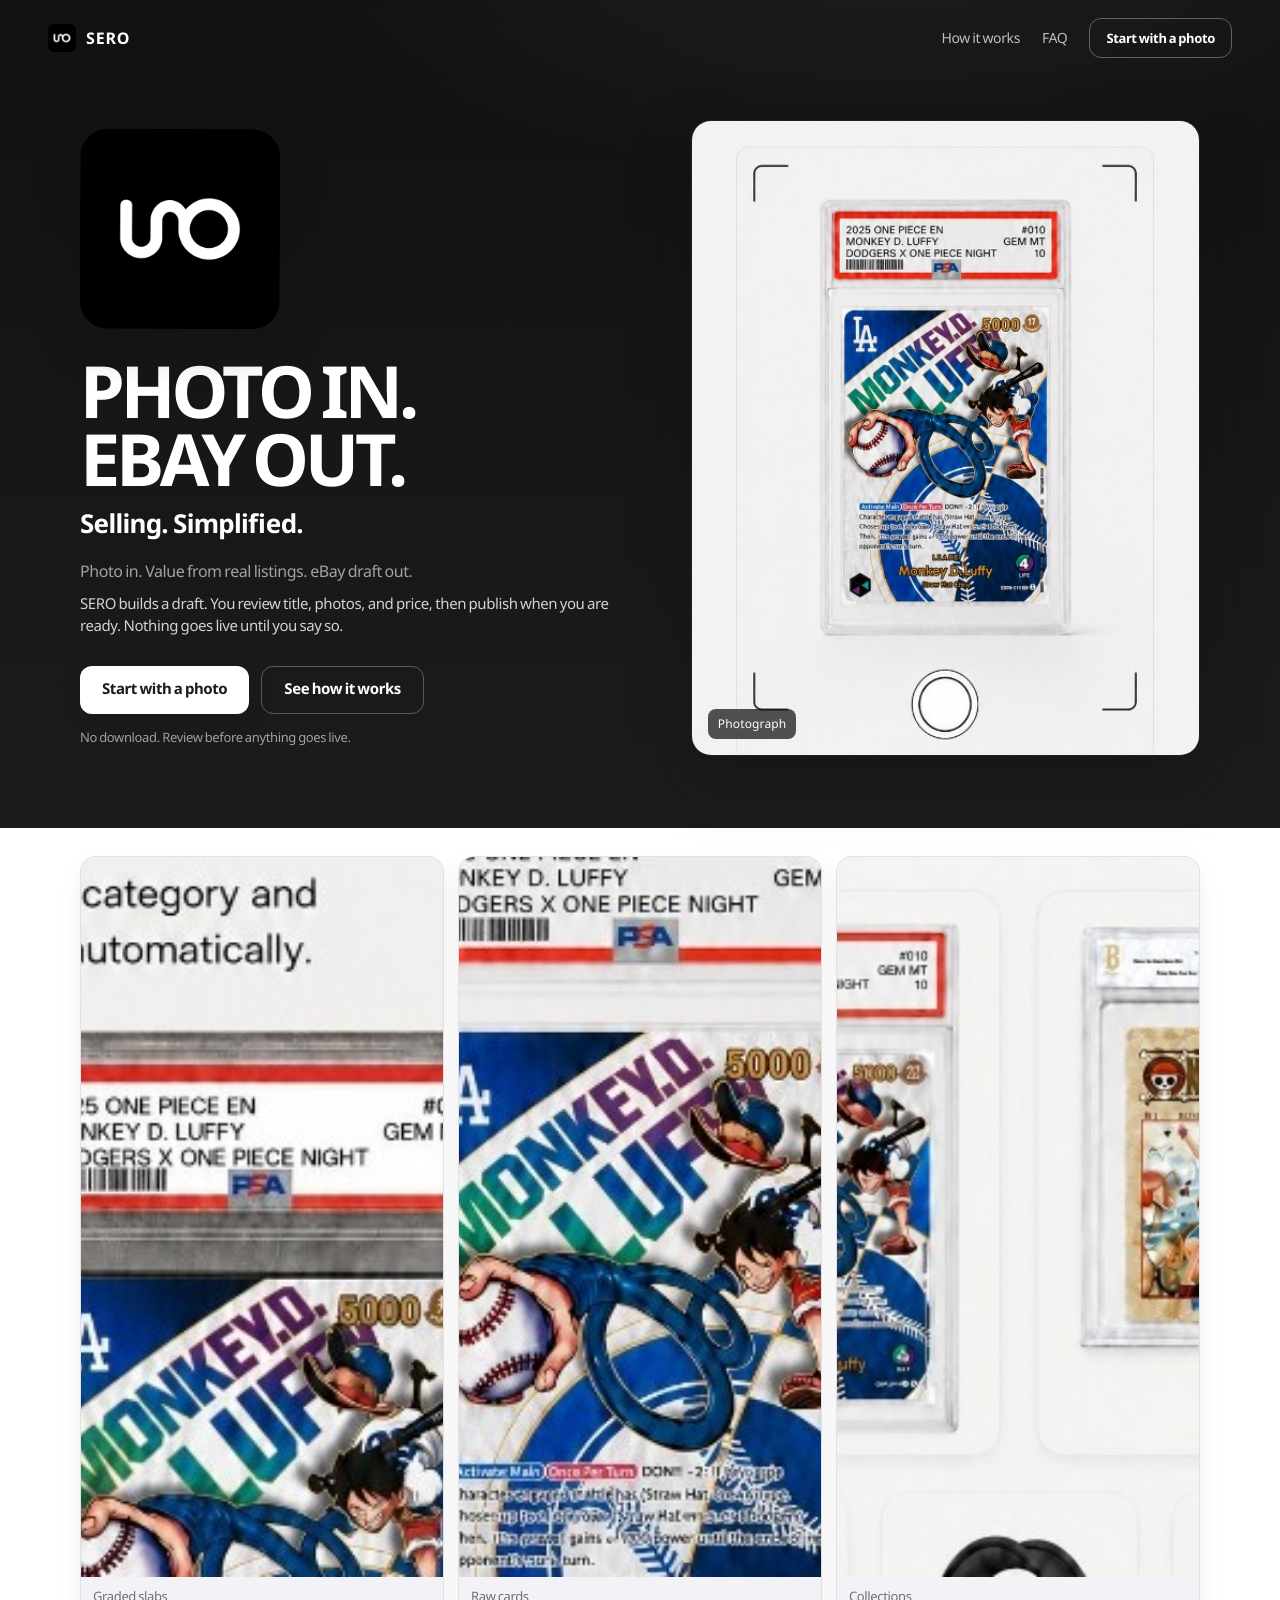
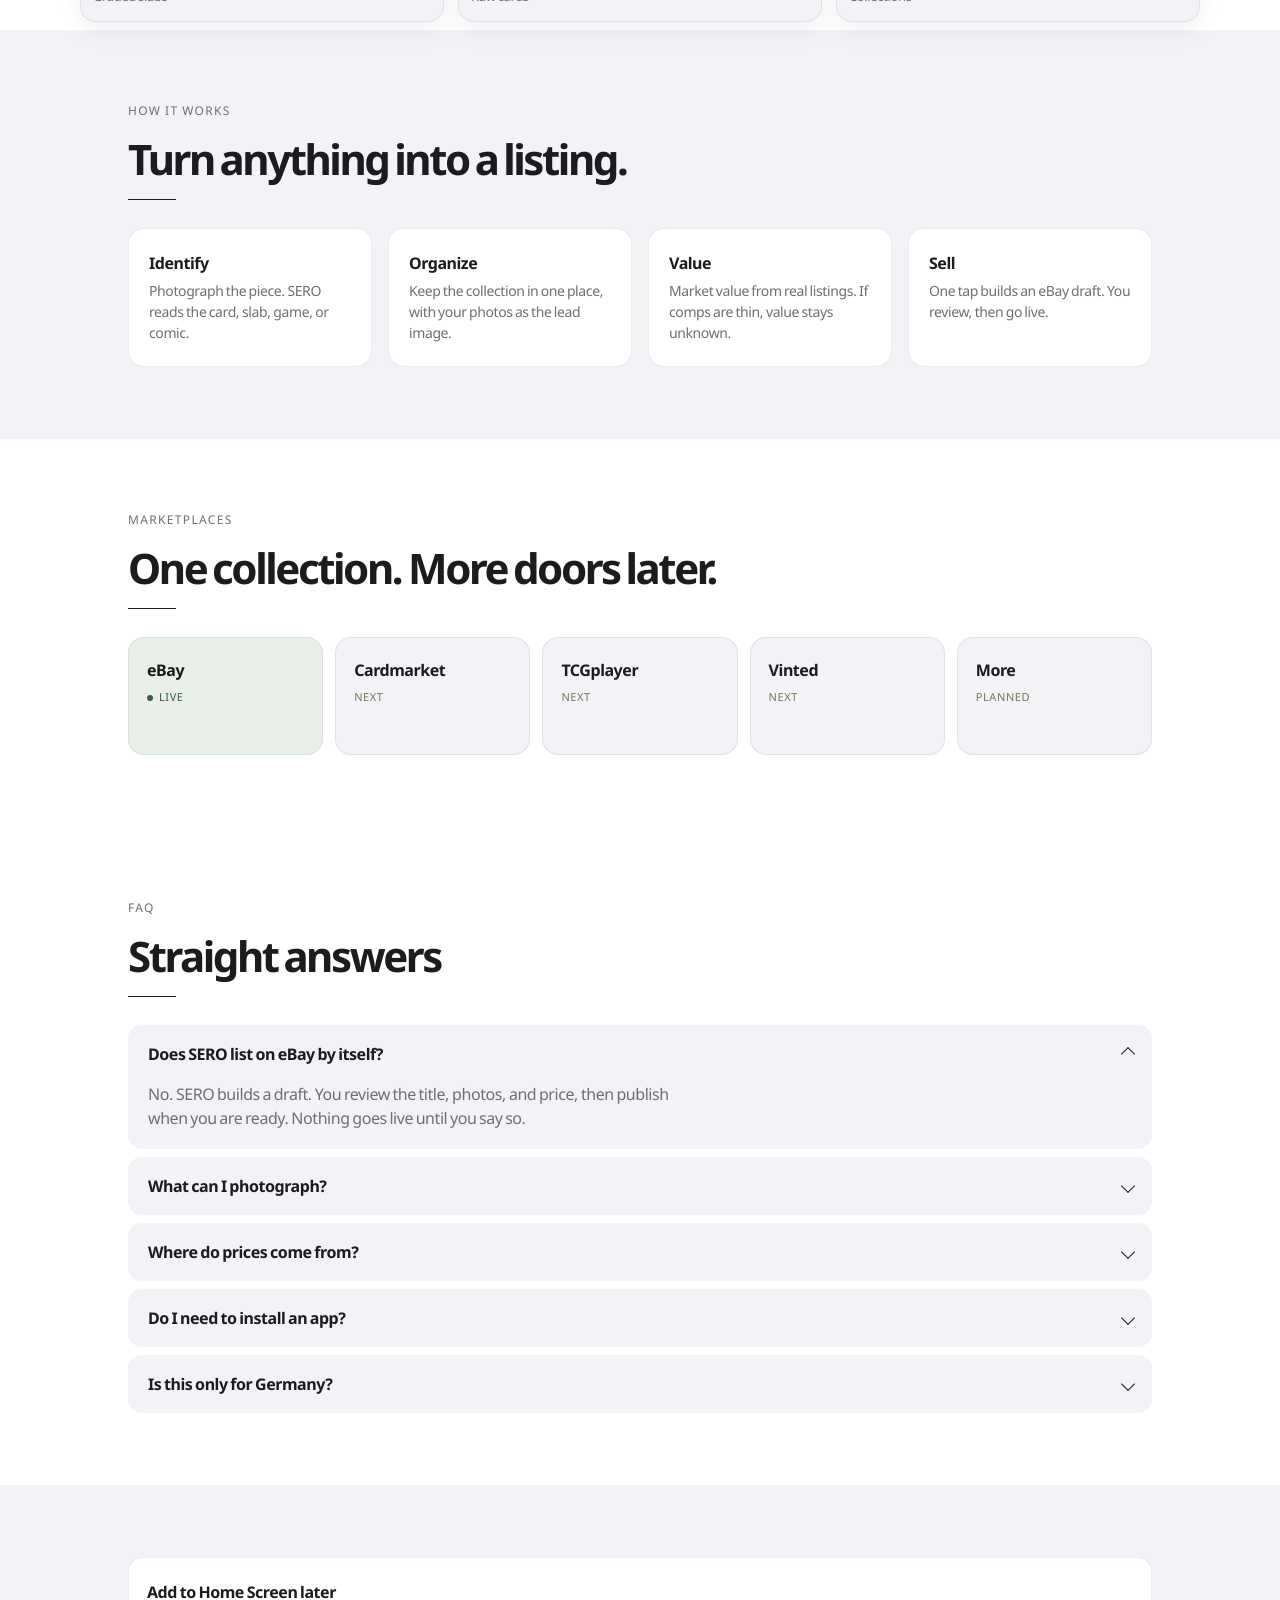
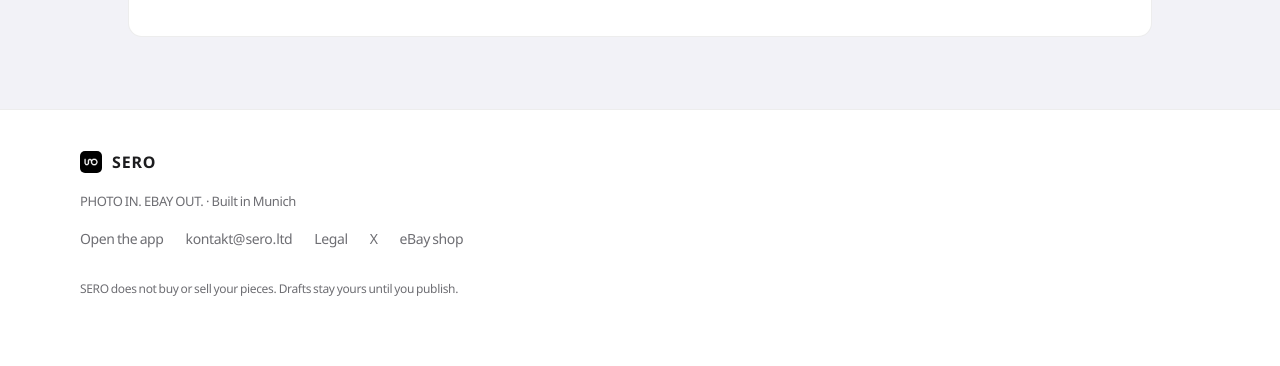
<file: landing/index.html>
<!DOCTYPE html>
<html lang="en">
<head>
<meta charset="utf-8">
<meta name="viewport" content="width=device-width, initial-scale=1, viewport-fit=cover">
<title>SERO — Photo to eBay draft for collectibles</title>
<meta name="description" content="Photograph a card, graded slab, game, or comic. SERO identifies it, finds market value from real listings, and builds an eBay draft. Nothing goes live until you say so.">
<meta name="theme-color" content="#111111">
<meta name="robots" content="index,follow">
<link rel="canonical" href="https://sero.ltd/">
<link rel="icon" href="assets/app-icon.png" type="image/png">
<link rel="apple-touch-icon" href="assets/app-icon.png">
<meta property="og:type" content="website">
<meta property="og:site_name" content="SERO">
<meta property="og:url" content="https://sero.ltd/">
<meta property="og:title" content="SERO — Photo to eBay draft for collectibles">
<meta property="og:description" content="Photograph a card, graded slab, game, or comic. SERO identifies it, finds market value from real listings, and builds an eBay draft. Nothing goes live until you say so.">
<meta property="og:image" content="https://sero.ltd/assets/app-icon.png">
<meta property="og:locale" content="en_US">
<meta name="twitter:card" content="summary">
<meta name="twitter:site" content="@seroltd">
<meta name="twitter:title" content="SERO — Photo to eBay draft for collectibles">
<meta name="twitter:description" content="Photograph a card, graded slab, game, or comic. SERO identifies it, finds market value from real listings, and builds an eBay draft.">
<meta name="twitter:image" content="https://sero.ltd/assets/app-icon.png">
<link rel="stylesheet" href="assets/fonts/sero-sans.css">
<script type="application/ld+json">
{
  "@context": "https://schema.org",
  "@type": "FAQPage",
  "mainEntity": [
    {
      "@type": "Question",
      "name": "Does SERO list on eBay by itself?",
      "acceptedAnswer": {
        "@type": "Answer",
        "text": "No. SERO builds a draft. You review the title, photos, and price, then publish when you are ready. Nothing goes live until you say so."
      }
    },
    {
      "@type": "Question",
      "name": "What can I photograph?",
      "acceptedAnswer": {
        "@type": "Answer",
        "text": "Trading cards, graded slabs, retro games, manga, and comics. eBay.de first. Other categories follow as they prove out."
      }
    },
    {
      "@type": "Question",
      "name": "Where do prices come from?",
      "acceptedAnswer": {
        "@type": "Answer",
        "text": "From real marketplace listings, not a language model. If there are not enough comps, SERO says value unknown instead of inventing a number."
      }
    },
    {
      "@type": "Question",
      "name": "Do I need to install an app?",
      "acceptedAnswer": {
        "@type": "Answer",
        "text": "No. Open SERO in the browser. On iPhone you can add it to the Home Screen later. App Store and Google Play are coming."
      }
    },
    {
      "@type": "Question",
      "name": "Is this only for Germany?",
      "acceptedAnswer": {
        "@type": "Answer",
        "text": "eBay.de and Euro first. The product is built in Munich. Other marketplaces are next, not live yet."
      }
    }
  ]
}
</script>
<style>
:root {
  --ink: #1C1C1E;
  --paper: #ffffff;
  --paper-soft: #f2f2f7;
  --hero: #111111;
  --hero-mid: #1C1C1E;
  --line: rgba(28, 28, 30, 0.08);
  --muted: #6e6e73;
  --muted-dark: #a1a1a6;
  --mint: #3d5a4c;
  --mint-soft: #e8efe9;
  --olive: #6b7a5a;
  --ease: cubic-bezier(0.2, 0.7, 0.2, 1);
  --pad: clamp(20px, 5vw, 48px);
  --max: 1120px;
  --font: "SERO Sans Beta", Inter, system-ui, sans-serif;
}
*, *::before, *::after { box-sizing: border-box; }
html { scroll-behavior: smooth; }
body {
  margin: 0;
  font-family: var(--font);
  font-weight: 400;
  color: var(--ink);
  background: var(--paper);
  line-height: 1.5;
  -webkit-font-smoothing: antialiased;
}
img { max-width: 100%; display: block; }
a { color: inherit; }
.skip {
  position: absolute;
  left: -999px;
  top: 8px;
}
.skip:focus {
  left: 12px;
  z-index: 80;
  background: #fff;
  color: var(--ink);
  padding: 8px 12px;
}

.nav {
  position: sticky;
  top: 0;
  z-index: 40;
  display: flex;
  align-items: center;
  justify-content: space-between;
  gap: 16px;
  padding: 18px var(--pad);
  background: transparent;
  color: #fff;
  transition: padding 0.28s var(--ease), background 0.28s var(--ease), box-shadow 0.28s var(--ease), color 0.28s var(--ease);
}
.nav.is-scrolled {
  padding-top: 10px;
  padding-bottom: 10px;
  background: rgba(255, 255, 255, 0.94);
  color: var(--ink);
  box-shadow: 0 1px 0 rgba(28, 28, 30, 0.1);
}
.nav-brand {
  display: flex;
  align-items: center;
  gap: 10px;
  text-decoration: none;
  font-weight: 500;
  letter-spacing: 0.08em;
}
.nav-glyph {
  width: 28px;
  height: 28px;
  border-radius: 6px;
  transition: width 0.28s var(--ease), height 0.28s var(--ease);
}
.nav.is-scrolled .nav-glyph { width: 22px; height: 22px; }
.nav-links { display: flex; align-items: center; gap: 22px; }
.nav-links a:not(.btn) {
  text-decoration: none;
  font-size: 14px;
  color: rgba(255, 255, 255, 0.72);
}
.nav.is-scrolled .nav-links a:not(.btn) { color: var(--muted); }
.nav-links a:not(.btn):hover { color: inherit; }

.btn {
  display: inline-flex;
  align-items: center;
  justify-content: center;
  min-height: 48px;
  padding: 0 22px;
  border-radius: 12px;
  border: 0;
  text-decoration: none;
  font: 500 15px/1 var(--font);
  background: #fff;
  color: var(--ink);
  cursor: pointer;
  transform: translateY(0);
  box-shadow: 0 8px 20px rgba(28, 28, 30, 0.18);
  transition: transform 0.16s var(--ease), box-shadow 0.16s var(--ease), background 0.16s var(--ease), color 0.16s var(--ease);
}
.btn:hover { transform: translateY(-2px); box-shadow: 0 12px 28px rgba(28, 28, 30, 0.22); }
.btn:active { transform: scale(0.97); box-shadow: inset 0 1px 4px rgba(28, 28, 30, 0.18); }
.btn-ghost {
  background: transparent;
  color: #fff;
  border: 1px solid rgba(255, 255, 255, 0.28);
  box-shadow: none;
}
.btn-ghost:hover { background: rgba(255, 255, 255, 0.08); box-shadow: none; }
.nav .btn {
  min-height: 40px;
  padding: 0 16px;
  font-size: 13px;
  background: transparent;
  color: #fff;
  border: 1px solid rgba(255, 255, 255, 0.32);
  box-shadow: none;
}
.nav.is-scrolled .btn {
  min-height: 36px;
  background: var(--ink);
  color: #fff;
  border-color: transparent;
}

.hero {
  margin-top: -76px;
  padding: 120px var(--pad) 72px;
  background:
    radial-gradient(1200px 480px at 70% -10%, rgba(255,255,255,0.06), transparent 55%),
    linear-gradient(180deg, var(--hero) 0%, var(--hero-mid) 100%);
  color: #fff;
}
.hero-grid {
  max-width: var(--max);
  margin: 0 auto;
  display: grid;
  grid-template-columns: 1.05fr 0.95fr;
  gap: 48px;
  align-items: center;
}
.hero-mark {
  width: min(200px, 38vw);
  margin-bottom: 28px;
  transform-origin: center;
}
.hero-mark img {
  width: 100%;
  height: auto;
  border-radius: 28px;
  box-shadow: 0 18px 40px rgba(17, 17, 17, 0.35);
}
.hero h1 {
  margin: 0 0 10px;
  font-weight: 500;
  font-size: clamp(36px, 6vw, 72px);
  line-height: 0.95;
  letter-spacing: -0.03em;
}
.hero .sub {
  margin: 0 0 16px;
  font-size: clamp(18px, 2.4vw, 26px);
  font-weight: 500;
}
.hero .loop {
  margin: 0 0 10px;
  color: var(--muted-dark);
  font-size: 16px;
}
.hero .draft {
  margin: 0 0 28px;
  color: #d2d2d7;
  font-size: 15px;
  max-width: 36em;
}
.hero-cta { display: flex; flex-wrap: wrap; gap: 12px; align-items: center; }
.hero-note { margin: 14px 0 0; color: var(--muted-dark); font-size: 13px; }

/* TODO: replace staged stills with final muted reel when the cut exists */
.reel {
  position: relative;
  border-radius: 20px;
  overflow: hidden;
  background: var(--hero);
  aspect-ratio: 4 / 5;
  border: 1px solid rgba(255, 255, 255, 0.06);
  box-shadow: 0 24px 60px rgba(17, 17, 17, 0.4);
}
.reel img {
  position: absolute;
  inset: 0;
  width: 100%;
  height: 100%;
  object-fit: cover;
  opacity: 0;
  transition: opacity 0.55s var(--ease);
}
.reel img.is-on { opacity: 1; }
.reel-cap {
  position: absolute;
  left: 16px;
  bottom: 16px;
  z-index: 2;
  padding: 6px 10px;
  border-radius: 8px;
  background: rgba(17, 17, 17, 0.72);
  font-size: 12px;
  letter-spacing: 0.04em;
}

.stills {
  background: var(--paper);
  padding: 28px var(--pad) 8px;
}
.stills-row {
  max-width: var(--max);
  margin: 0 auto;
  display: grid;
  grid-template-columns: repeat(3, 1fr);
  gap: 14px;
}
.stills-row figure {
  margin: 0;
  overflow: hidden;
  border-radius: 16px;
  background: var(--paper-soft);
  border: 1px solid var(--line);
  box-shadow: 0 10px 24px rgba(28, 28, 30, 0.06);
}
.stills-row img {
  width: 100%;
  aspect-ratio: 1;
  object-fit: cover;
}
.stills-row figcaption {
  padding: 10px 12px 14px;
  font-size: 13px;
  color: var(--muted);
}

.wrap { max-width: var(--max); margin: 0 auto; padding: 72px var(--pad); }
.kicker {
  margin: 0 0 8px;
  font-size: 12px;
  letter-spacing: 0.14em;
  text-transform: uppercase;
  color: var(--muted);
}
h2 {
  margin: 0 0 8px;
  font-weight: 500;
  font-size: clamp(28px, 4vw, 42px);
  letter-spacing: -0.03em;
}
.rule {
  width: 48px;
  height: 1px;
  background: var(--ink);
  margin: 0 0 28px;
  transform: scaleX(0);
  transform-origin: left;
  transition: transform 0.38s var(--ease);
}
.reveal.is-in + .rule,
.wrap.is-in .rule,
h2.is-in + .rule { transform: scaleX(1); }
.section-head.is-in .rule { transform: scaleX(1); }

.how { background: var(--paper-soft); }
.steps {
  display: grid;
  grid-template-columns: repeat(4, 1fr);
  gap: 16px;
}
.step {
  background: #fff;
  border-radius: 16px;
  padding: 22px 20px;
  border: 1px solid var(--line);
}
.step strong { display: block; margin-bottom: 6px; font-weight: 500; }
.step p { margin: 0; color: var(--muted); font-size: 14px; }

.markets-grid {
  display: grid;
  grid-template-columns: repeat(5, 1fr);
  gap: 12px;
}
.market {
  padding: 20px 18px 42px;
  border-radius: 16px;
  background: var(--paper-soft);
  border: 1px solid var(--line);
  min-height: 118px;
  position: relative;
  overflow: hidden;
}
.market .name { font-weight: 500; }
.market .state {
  display: inline-flex;
  align-items: center;
  gap: 6px;
  margin-top: 8px;
  font-size: 11px;
  letter-spacing: 0.08em;
  text-transform: uppercase;
}
.market .dot {
  width: 6px;
  height: 6px;
  border-radius: 50%;
  background: var(--olive);
}
.market.is-live { background: var(--mint-soft); }
.market.is-live .state { color: var(--mint); }
.market.is-live .dot {
  background: var(--mint);
  box-shadow: 0 0 0 0 rgba(61, 90, 76, 0.35);
  animation: livepulse 2.8s var(--ease) infinite;
}
.market.is-next .state, .market.is-later .state { color: var(--olive); }
.market .hint {
  position: absolute;
  left: 18px;
  right: 18px;
  bottom: 16px;
  font-size: 12px;
  color: var(--muted);
  opacity: 0;
  transform: translateY(6px);
  transition: opacity 0.22s var(--ease), transform 0.22s var(--ease);
}
.market:hover .hint, .market:focus-visible .hint {
  opacity: 1;
  transform: none;
}
@keyframes livepulse {
  0%, 100% { box-shadow: 0 0 0 0 rgba(61, 90, 76, 0.28); }
  50% { box-shadow: 0 0 0 6px rgba(61, 90, 76, 0); }
}

.faq-list { display: grid; gap: 8px; }
.faq-item {
  background: var(--paper-soft);
  border-radius: 14px;
  padding: 0 18px;
  border: 1px solid transparent;
  border-left: 2px solid transparent;
}
.faq-item:hover { border-left-color: var(--ink); }
.faq-item summary {
  list-style: none;
  cursor: pointer;
  display: flex;
  justify-content: space-between;
  align-items: center;
  gap: 16px;
  min-height: 56px;
  font-weight: 500;
}
.faq-item summary::-webkit-details-marker { display: none; }
.faq-item summary::after {
  content: "";
  width: 10px;
  height: 10px;
  border-right: 1.5px solid var(--ink);
  border-bottom: 1.5px solid var(--ink);
  transform: rotate(45deg);
  transition: transform 0.2s var(--ease);
  flex: 0 0 auto;
}
.faq-item[open] summary::after { transform: rotate(-135deg); }
.faq-item p {
  margin: 0 0 18px;
  color: var(--muted);
  max-width: 62ch;
}

.install { background: var(--paper-soft); }
.install details {
  background: #fff;
  border-radius: 14px;
  padding: 8px 18px 18px;
  border: 1px solid var(--line);
}
.install summary {
  cursor: pointer;
  min-height: 52px;
  display: flex;
  align-items: center;
  font-weight: 500;
}
.install ol { margin: 8px 0 0; padding-left: 18px; color: var(--muted); font-size: 14px; }
.store-row { display: flex; gap: 10px; flex-wrap: wrap; margin-top: 14px; }
.store {
  font-size: 12px;
  color: var(--muted);
  border: 1px solid var(--line);
  border-radius: 8px;
  padding: 8px 12px;
}

.reveal {
  opacity: 0;
  transform: translateY(16px);
  transition: opacity 0.55s var(--ease), transform 0.55s var(--ease);
}
.reveal.is-in { opacity: 1; transform: none; }
.stills-row figure:nth-child(2) { transition-delay: 0.1s; }
.stills-row figure:nth-child(3) { transition-delay: 0.2s; }

.foot {
  padding: 40px var(--pad) 56px;
  border-top: 1px solid var(--line);
}
.foot-inner {
  max-width: var(--max);
  margin: 0 auto;
  display: grid;
  gap: 18px;
}
.foot-brand {
  display: flex;
  align-items: center;
  gap: 10px;
  letter-spacing: 0.08em;
  font-weight: 500;
}
.foot-brand img { width: 22px; height: 22px; border-radius: 5px; }
.foot-tag { color: var(--muted); font-size: 13px; }
.foot-links { display: flex; flex-wrap: wrap; gap: 16px 22px; font-size: 14px; }
.foot-links a { color: var(--muted); text-decoration: none; }
.foot-links a:hover { color: var(--ink); }
.legal { font-size: 12px; color: var(--muted); }

@media (max-width: 980px) {
  .hero-grid, .steps, .stills-row { grid-template-columns: 1fr 1fr; }
  .markets-grid { grid-template-columns: 1fr 1fr; }
  .nav-links a:not(.btn) { display: none; }
}
@media (max-width: 640px) {
  .hero { padding: 96px var(--pad) 40px; }
  .hero-grid, .steps, .stills-row, .markets-grid { grid-template-columns: 1fr; }
  .hero-mark { width: 72px; margin-bottom: 16px; }
  .hero-mark img { border-radius: 14px; }
  .hero .draft, .hero .btn-ghost { display: none; }
  .reel { max-width: 360px; margin-top: 8px; }
}
@media (prefers-reduced-motion: reduce) {
  html { scroll-behavior: auto; }
  .btn, .nav, .nav-glyph, .reel img, .reveal, .market .hint, .faq-item summary::after, .rule, .hero-mark {
    transition: none !important;
    animation: none !important;
  }
  .btn:hover, .btn:active { transform: none; }
  .reveal { opacity: 1; transform: none; }
  .rule { transform: none; }
  .market.is-live .dot { animation: none; }
  .stills-row figure { transition-delay: 0s; }
}
</style>
</head>
<body>
<a class="skip" href="#main">Skip to content</a>
<header class="nav" id="nav">
  <a class="nav-brand" href="/">
    <img class="nav-glyph" src="assets/app-icon.png" width="28" height="28" alt="">
    SERO
  </a>
  <nav class="nav-links" aria-label="Primary">
    <a href="#how">How it works</a>
    <a href="#faq">FAQ</a>
    <a class="btn" href="https://app.sero.ltd/app/">Start with a photo</a>
  </nav>
</header>

<main id="main">
  <section class="hero">
    <div class="hero-grid">
      <div>
        <div class="hero-mark" id="hero-mark">
          <img src="assets/app-icon.png" width="200" height="200" alt="SERO">
        </div>
        <h1>PHOTO IN.<br>EBAY OUT.</h1>
        <p class="sub">Selling. Simplified.</p>
        <p class="loop">Photo in. Value from real listings. eBay draft out.</p>
        <p class="draft">SERO builds a draft. You review title, photos, and price, then publish when you are ready. Nothing goes live until you say so.</p>
        <div class="hero-cta">
          <a class="btn" href="https://app.sero.ltd/app/">Start with a photo</a>
          <a class="btn btn-ghost" href="#how">See how it works</a>
        </div>
        <p class="hero-note">No download. Review before anything goes live.</p>
      </div>
      <div class="reel" id="reel" aria-label="Photo to draft">
        <img class="is-on" src="assets/reel/01-photo.jpg" alt="Photograph the piece">
        <img src="assets/reel/02-value.jpg" alt="Market value from real listings">
        <img src="assets/reel/03-draft.jpg" alt="eBay draft ready to review">
        <img src="assets/reel/04-review.jpg" alt="Review before anything goes live">
        <div class="reel-cap" id="reel-cap">Photograph</div>
      </div>
    </div>
  </section>

  <section class="stills">
    <div class="stills-row">
      <figure class="reveal">
        <img src="assets/stills/slab.jpg" alt="Graded trading card in a slab" width="720" height="720">
        <figcaption>Graded slabs</figcaption>
      </figure>
      <figure class="reveal">
        <img src="assets/stills/card.jpg" alt="Raw trading card on a desk" width="720" height="720">
        <figcaption>Raw cards</figcaption>
      </figure>
      <figure class="reveal">
        <img src="assets/stills/collection.jpg" alt="A mixed collection of cards and collectibles" width="720" height="720">
        <figcaption>Collections</figcaption>
      </figure>
    </div>
  </section>

  <section class="how" id="how">
    <div class="wrap">
      <div class="section-head reveal">
        <p class="kicker">How it works</p>
        <h2>Turn anything into a listing.</h2>
        <div class="rule" aria-hidden="true"></div>
      </div>
      <div class="steps">
        <article class="step reveal">
          <strong>Identify</strong>
          <p>Photograph the piece. SERO reads the card, slab, game, or comic.</p>
        </article>
        <article class="step reveal">
          <strong>Organize</strong>
          <p>Keep the collection in one place, with your photos as the lead image.</p>
        </article>
        <article class="step reveal">
          <strong>Value</strong>
          <p>Market value from real listings. If comps are thin, value stays unknown.</p>
        </article>
        <article class="step reveal">
          <strong>Sell</strong>
          <p>One tap builds an eBay draft. You review, then go live.</p>
        </article>
      </div>
    </div>
  </section>

  <section id="markets">
    <div class="wrap">
      <div class="section-head reveal">
        <p class="kicker">Marketplaces</p>
        <h2>One collection. More doors later.</h2>
        <div class="rule" aria-hidden="true"></div>
      </div>
      <div class="markets-grid">
        <article class="market is-live" tabindex="0">
          <div class="name">eBay</div>
          <span class="state"><i class="dot" aria-hidden="true"></i> Live</span>
          <div class="hint">From one collection</div>
        </article>
        <article class="market is-next" tabindex="0">
          <div class="name">Cardmarket</div>
          <span class="state">Next</span>
          <div class="hint">From one collection</div>
        </article>
        <article class="market is-next" tabindex="0">
          <div class="name">TCGplayer</div>
          <span class="state">Next</span>
          <div class="hint">From one collection</div>
        </article>
        <article class="market is-next" tabindex="0">
          <div class="name">Vinted</div>
          <span class="state">Next</span>
          <div class="hint">From one collection</div>
        </article>
        <article class="market is-later" tabindex="0">
          <div class="name">More</div>
          <span class="state">Planned</span>
          <div class="hint">From one collection</div>
        </article>
      </div>
    </div>
  </section>

  <section id="faq">
    <div class="wrap">
      <div class="section-head reveal">
        <p class="kicker">FAQ</p>
        <h2>Straight answers</h2>
        <div class="rule" aria-hidden="true"></div>
      </div>
      <div class="faq-list">
        <details class="faq-item" open>
          <summary>Does SERO list on eBay by itself?</summary>
          <p>No. SERO builds a draft. You review the title, photos, and price, then publish when you are ready. Nothing goes live until you say so.</p>
        </details>
        <details class="faq-item">
          <summary>What can I photograph?</summary>
          <p>Trading cards, graded slabs, retro games, manga, and comics. eBay.de first. Other categories follow as they prove out.</p>
        </details>
        <details class="faq-item">
          <summary>Where do prices come from?</summary>
          <p>From real marketplace listings, not a language model. If there are not enough comps, SERO says value unknown instead of inventing a number.</p>
        </details>
        <details class="faq-item">
          <summary>Do I need to install an app?</summary>
          <p>No. Open SERO in the browser. On iPhone you can add it to the Home Screen later. App Store and Google Play are coming.</p>
        </details>
        <details class="faq-item">
          <summary>Is this only for Germany?</summary>
          <p>eBay.de and Euro first. The product is built in Munich. Other marketplaces are next, not live yet.</p>
        </details>
      </div>
    </div>
  </section>

  <section class="install" id="install">
    <div class="wrap">
      <details>
        <summary>Add to Home Screen later</summary>
        <p class="hero-note" style="color:var(--muted);margin:8px 0 0">The app runs in the browser today. Native stores are coming.</p>
        <ol>
          <li>iPhone: Share in Safari, then Add to Home Screen.</li>
          <li>Android: browser menu, then Add to Home screen.</li>
        </ol>
        <div class="store-row">
          <span class="store">App Store · coming</span>
          <span class="store">Google Play · coming</span>
        </div>
      </details>
    </div>
  </section>
</main>

<footer class="foot">
  <div class="foot-inner">
    <div class="foot-brand">
      <img src="assets/app-icon.png" width="22" height="22" alt="">
      SERO
    </div>
    <div class="foot-tag">PHOTO IN. EBAY OUT. · Built in Munich</div>
    <div class="foot-links">
      <a href="https://app.sero.ltd/app/">Open the app</a>
      <a href="mailto:kontakt@sero.ltd">kontakt@sero.ltd</a>
      <a href="https://app.sero.ltd/legal.html">Legal</a>
      <a href="https://x.com/seroltd">X</a>
      <a href="https://www.ebay.de/str/seromunich">eBay shop</a>
    </div>
    <p class="legal">SERO does not buy or sell your pieces. Drafts stay yours until you publish.</p>
  </div>
</footer>

<script>
(function () {
  var nav = document.getElementById("nav");
  var reduce = window.matchMedia("(prefers-reduced-motion: reduce)").matches;
  var fine = window.matchMedia("(hover: hover) and (pointer: fine)").matches;

  function onScroll() {
    nav.classList.toggle("is-scrolled", window.scrollY > 80);
  }
  onScroll();
  window.addEventListener("scroll", onScroll, { passive: true });

  var frames = document.querySelectorAll("#reel img");
  var cap = document.getElementById("reel-cap");
  var labels = ["Photograph", "Value", "Draft", "Review"];
  var i = 0;
  if (!reduce && frames.length) {
    setInterval(function () {
      frames[i].classList.remove("is-on");
      i = (i + 1) % frames.length;
      frames[i].classList.add("is-on");
      if (cap) cap.textContent = labels[i] || "";
    }, 2200);
  }

  if (!reduce && "IntersectionObserver" in window) {
    var io = new IntersectionObserver(function (entries) {
      entries.forEach(function (entry) {
        if (entry.isIntersecting) entry.target.classList.add("is-in");
      });
    }, { threshold: 0.16 });
    document.querySelectorAll(".reveal").forEach(function (el) { io.observe(el); });
  } else {
    document.querySelectorAll(".reveal").forEach(function (el) { el.classList.add("is-in"); });
  }

  var mark = document.getElementById("hero-mark");
  if (mark && !reduce && fine) {
    var tx = 0, ty = 0, px = 0, py = 0, breath = 0;
    mark.addEventListener("mousemove", function (e) {
      var r = mark.getBoundingClientRect();
      px = ((e.clientX - r.left) / r.width - 0.5) * 14;
      py = ((e.clientY - r.top) / r.height - 0.5) * 14;
    });
    mark.addEventListener("mouseleave", function () { px = 0; py = 0; });
    function tick(now) {
      breath = Math.sin(now / 2400) * 0.35;
      tx += (px - tx) * 0.08;
      ty += (py - ty) * 0.08;
      mark.style.transform = "translate(" + tx.toFixed(2) + "px," + ty.toFixed(2) + "px) rotate(" + breath.toFixed(2) + "deg)";
      requestAnimationFrame(tick);
    }
    requestAnimationFrame(tick);
  }
})();
</script>
</body>
</html>
</file>
<file: landing/assets/fonts/sero-sans.css>
/* SERO Sans Beta v0.3: Regular Fließtext, Medium Überschriften — ohne Hints. */
@font-face {
  font-family: "SERO Sans Beta";
  src: url("SEROSansBeta-Regular.woff2?v=6") format("woff2"),
       url("SEROSansBeta-Regular.woff?v=6") format("woff"),
       url("SEROSansBeta-Regular.ttf?v=6") format("truetype");
  font-style: normal;
  font-weight: 100 400;
  font-display: swap;
}

@font-face {
  font-family: "SERO Sans Beta";
  src: url("SEROSansBeta-Medium.woff2?v=6") format("woff2"),
       url("SEROSansBeta-Medium.woff?v=6") format("woff"),
       url("SEROSansBeta-Medium.ttf?v=6") format("truetype");
  font-style: normal;
  font-weight: 500 900;
  font-display: swap;
}

@font-face {
  font-family: "SERO Sans Beta";
  src: url("SEROSansBeta-Regular.woff2?v=6") format("woff2"),
       url("SEROSansBeta-Regular.woff?v=6") format("woff");
  font-style: normal;
  font-weight: 400;
  font-display: swap;
}

@font-face {
  font-family: "SERO Sans Beta";
  src: url("SEROSansBeta-Medium.woff2?v=6") format("woff2"),
       url("SEROSansBeta-Medium.woff?v=6") format("woff");
  font-style: normal;
  font-weight: 600;
  font-display: swap;
}

@font-face {
  font-family: "SERO Sans Beta";
  src: url("SEROSansBeta-Medium.woff2?v=6") format("woff2"),
       url("SEROSansBeta-Medium.woff?v=6") format("woff");
  font-style: normal;
  font-weight: 700;
  font-display: swap;
}

:root {
  --font-sero: "SERO Sans Beta", sans-serif;
}

html {
  font-synthesis: none;
  -webkit-font-smoothing: antialiased;
  -moz-osx-font-smoothing: grayscale;
  text-rendering: geometricPrecision;
}
</file>
